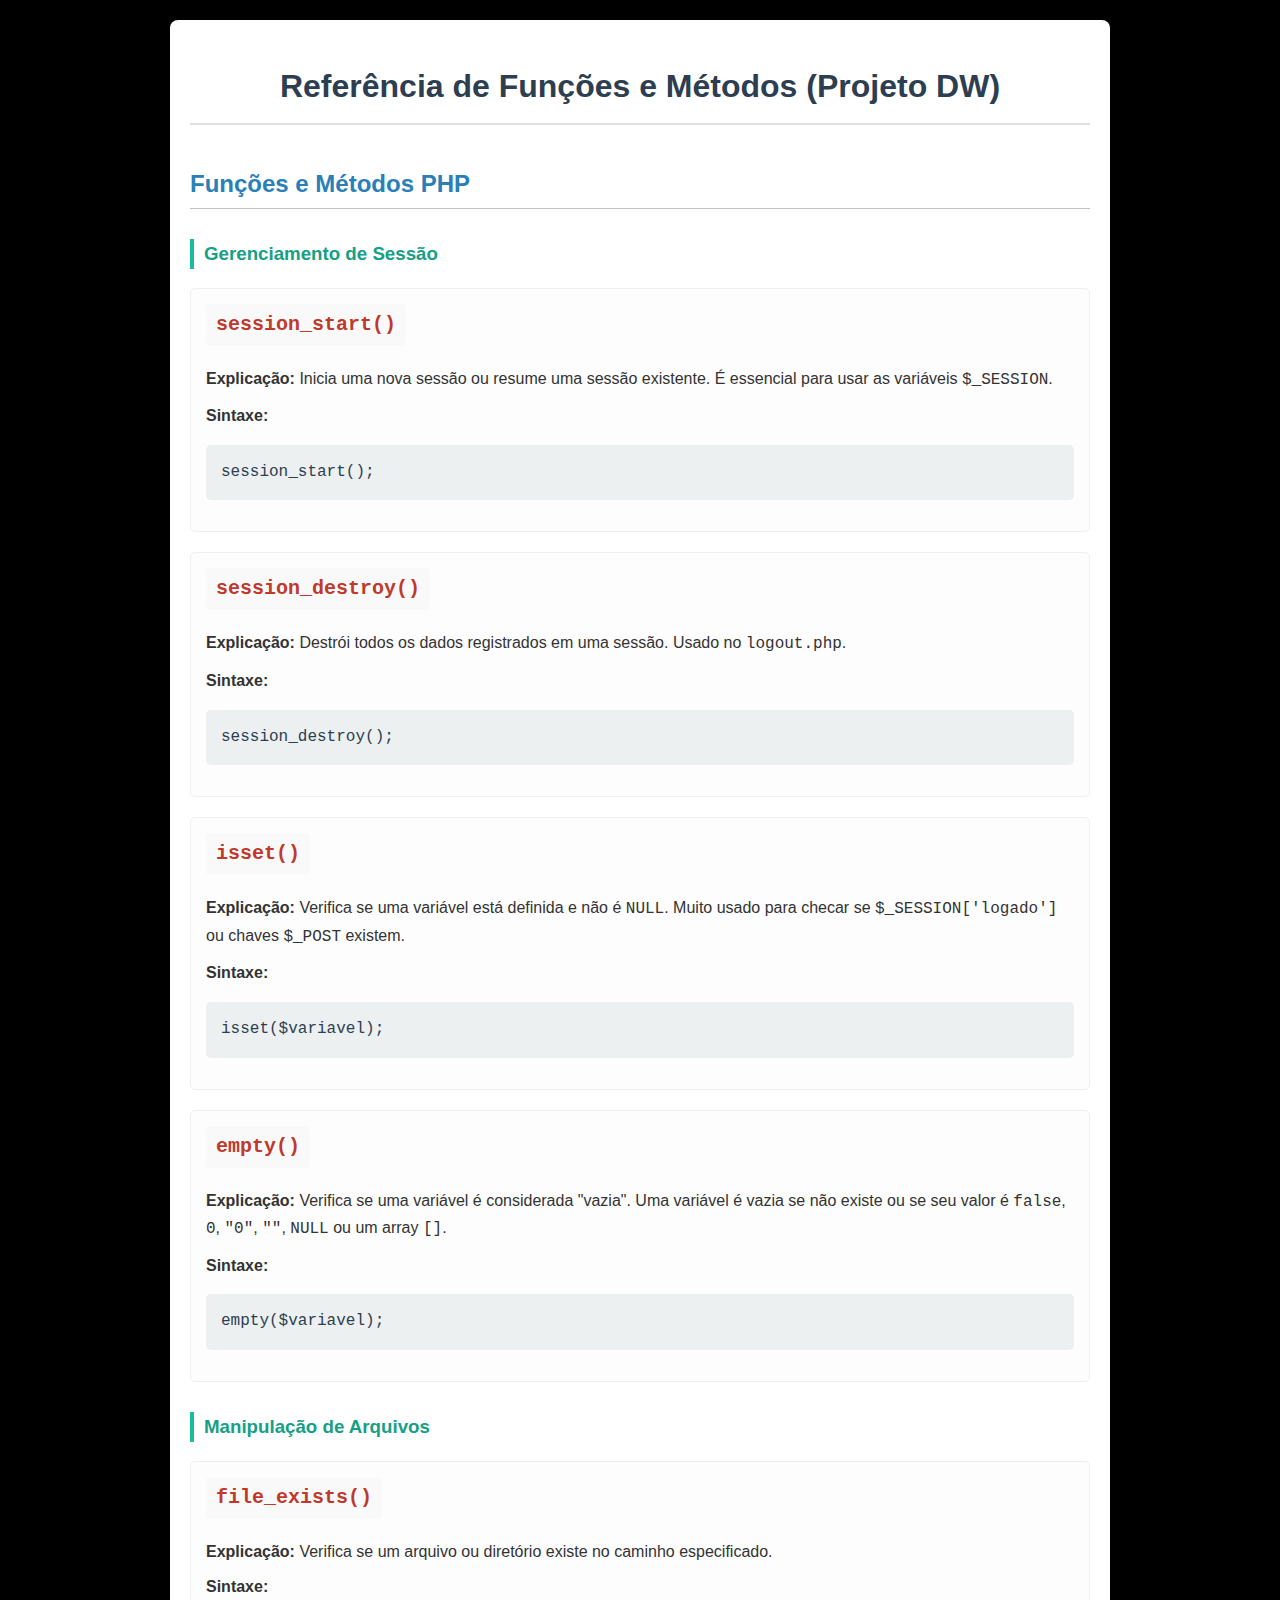
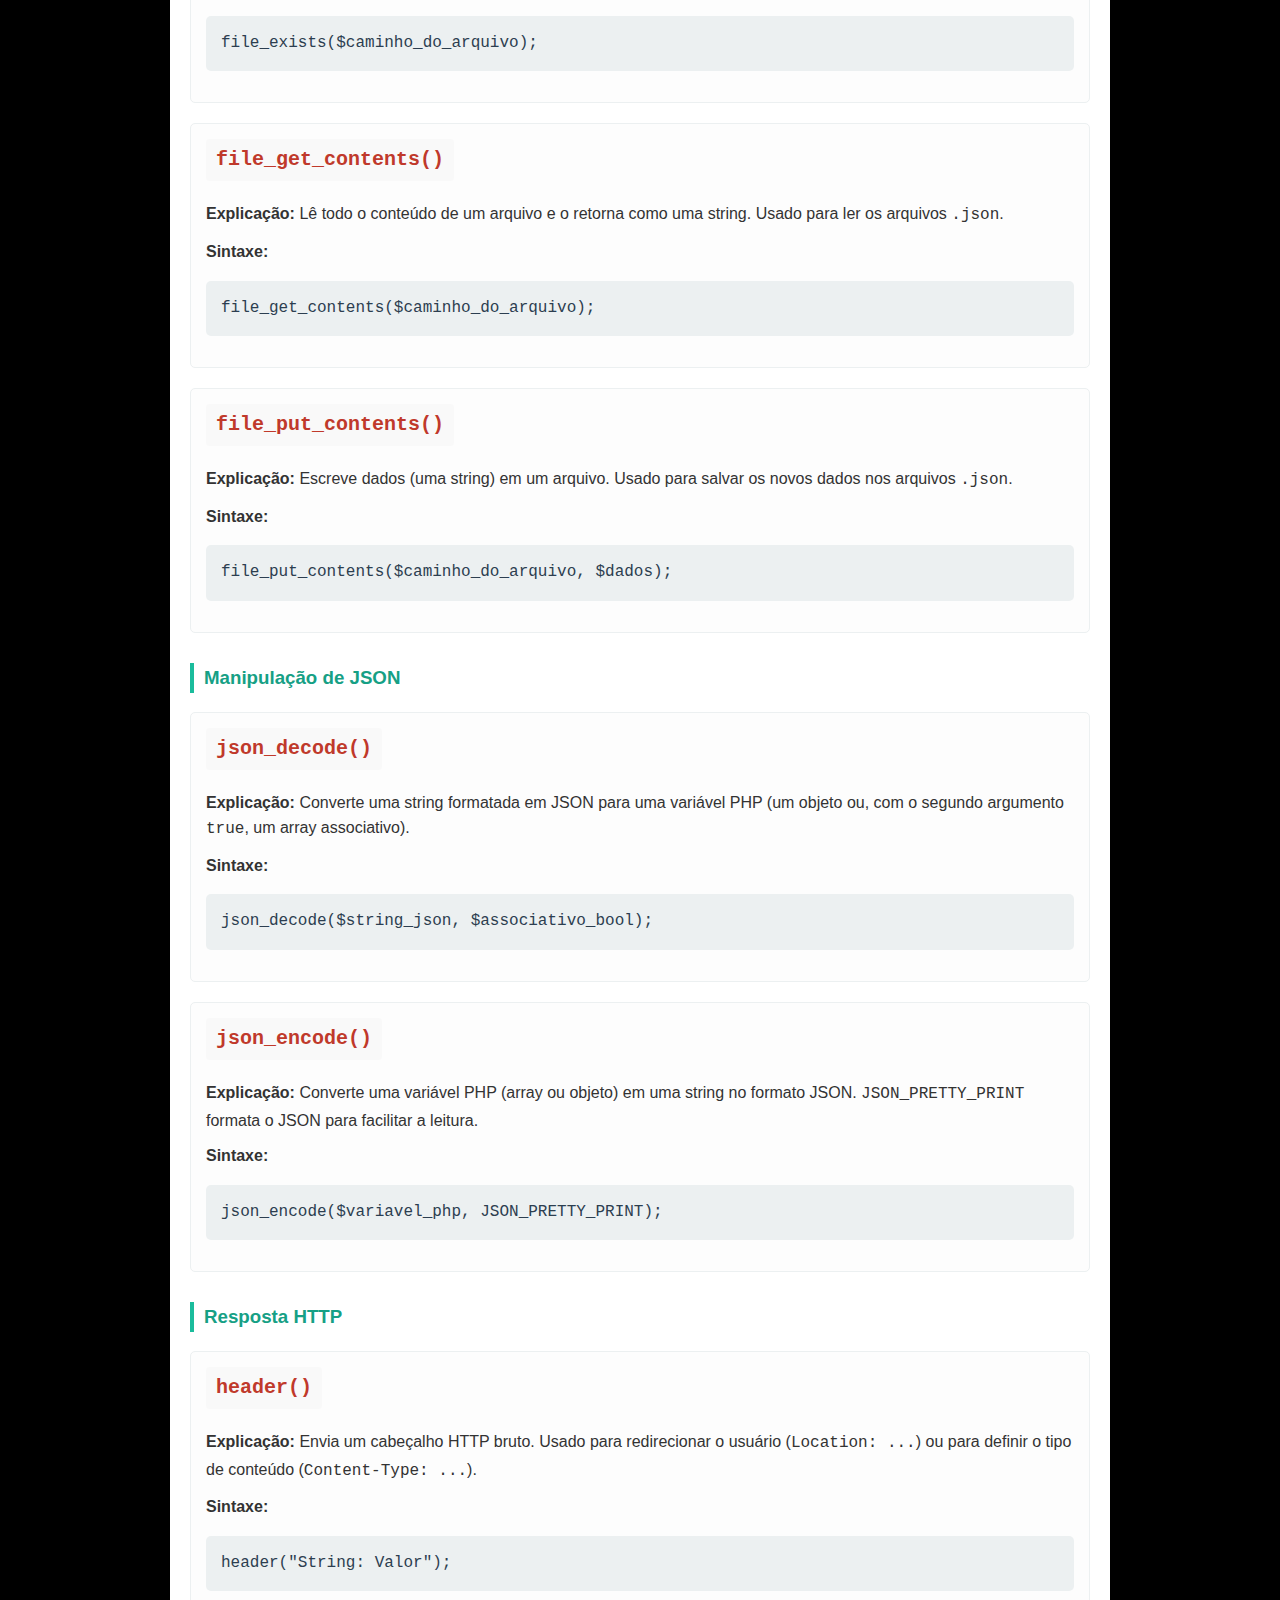
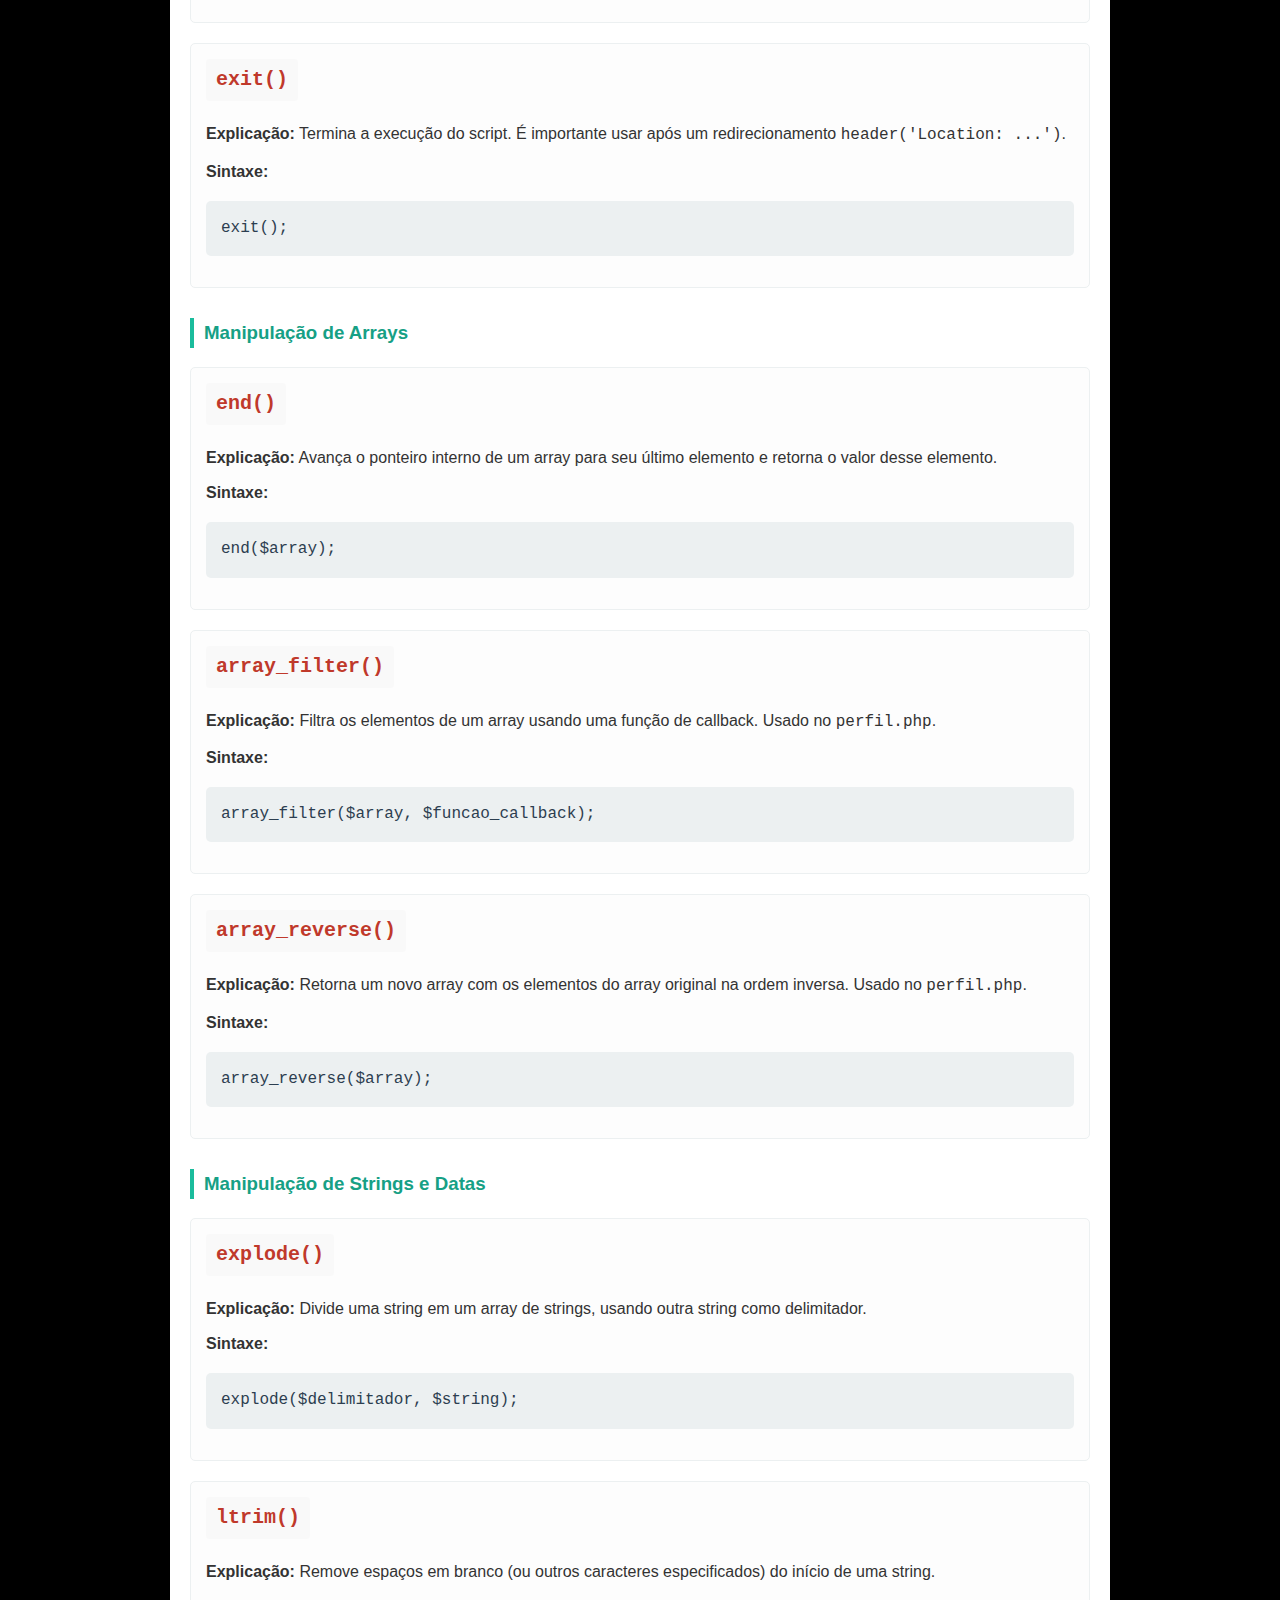
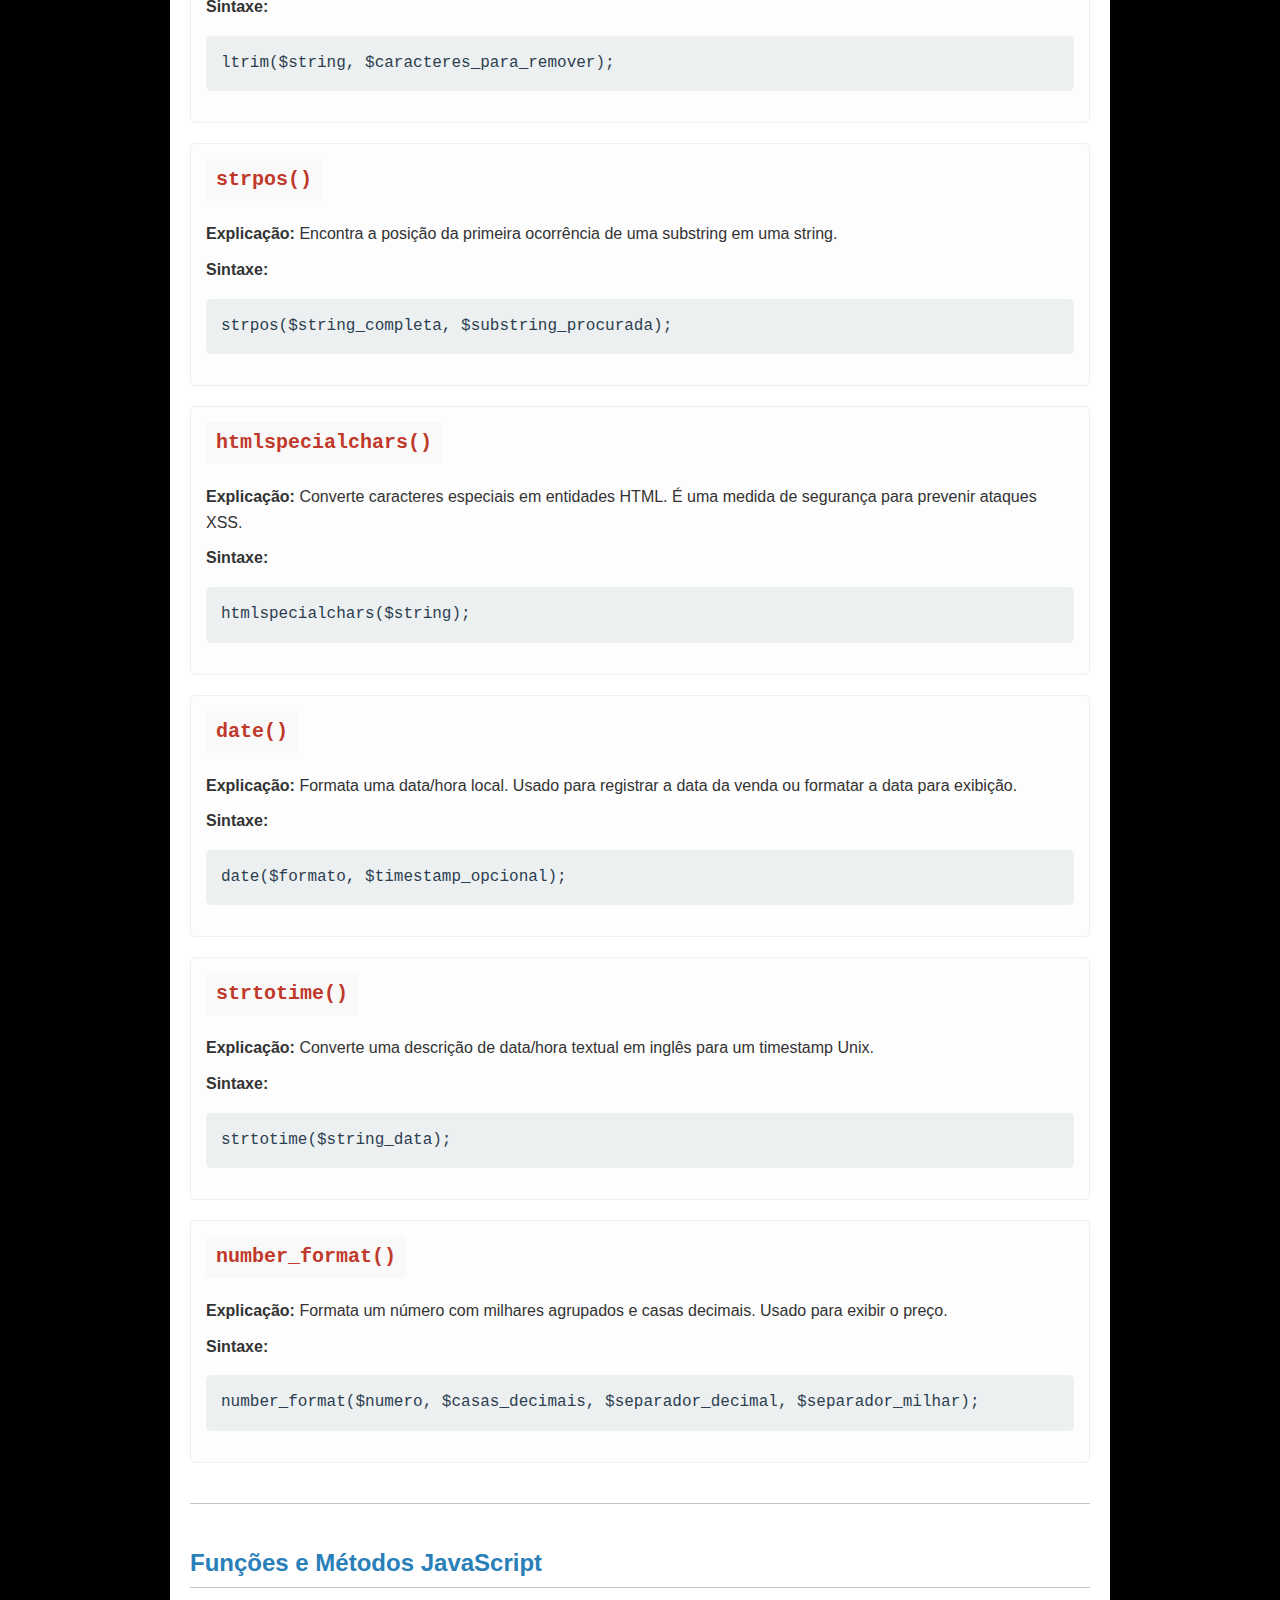
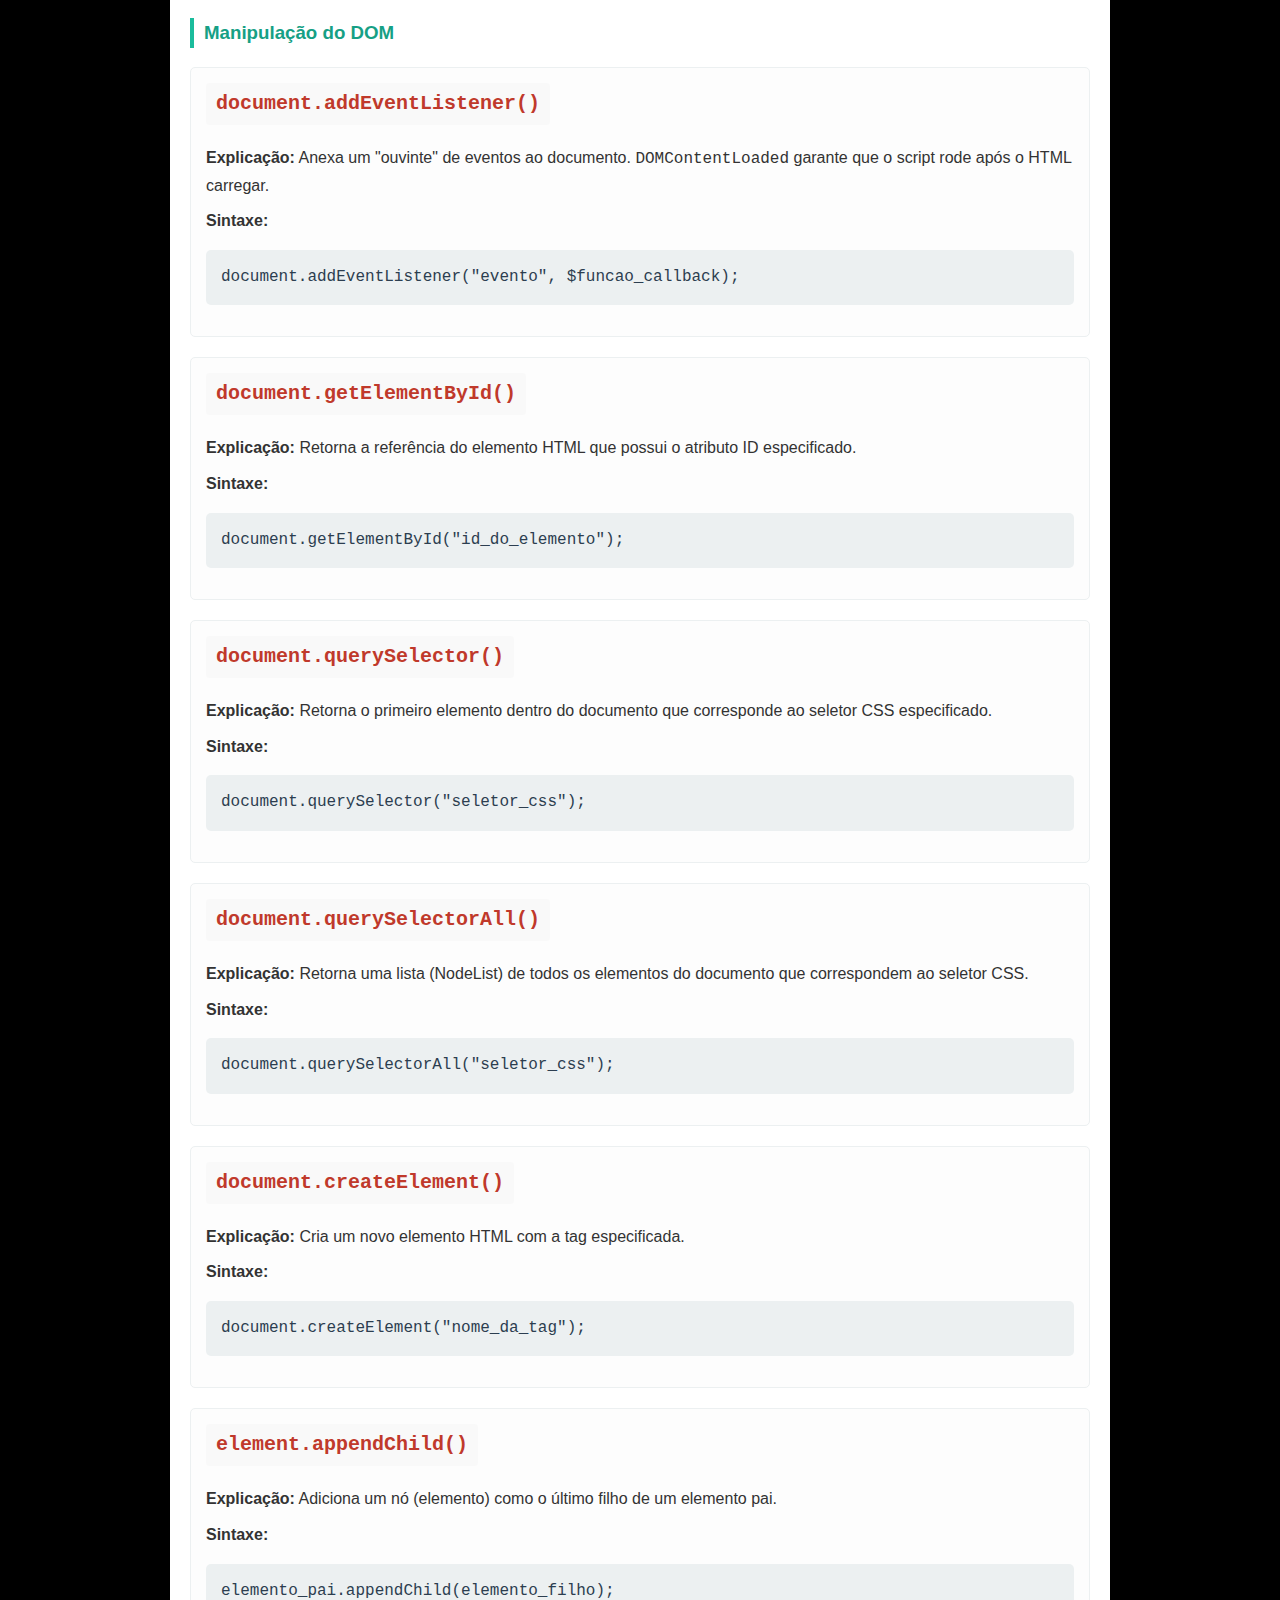
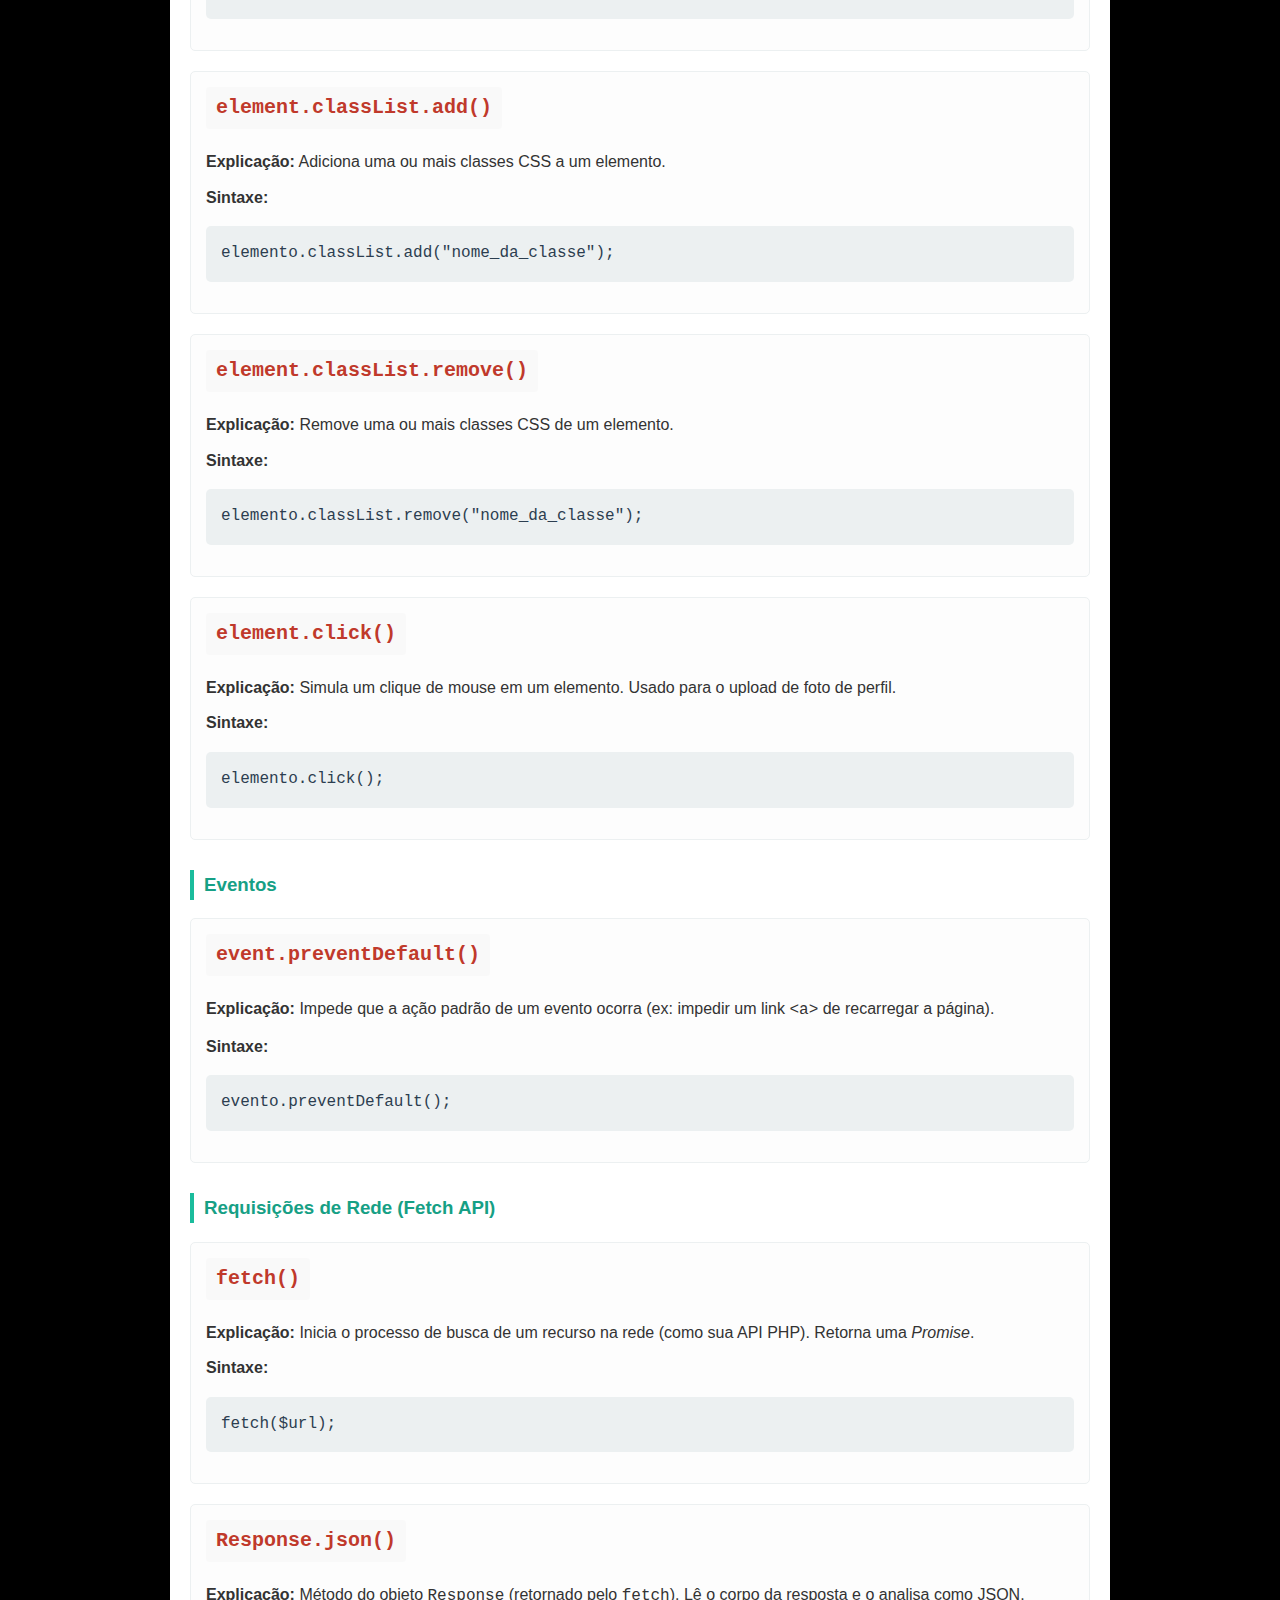
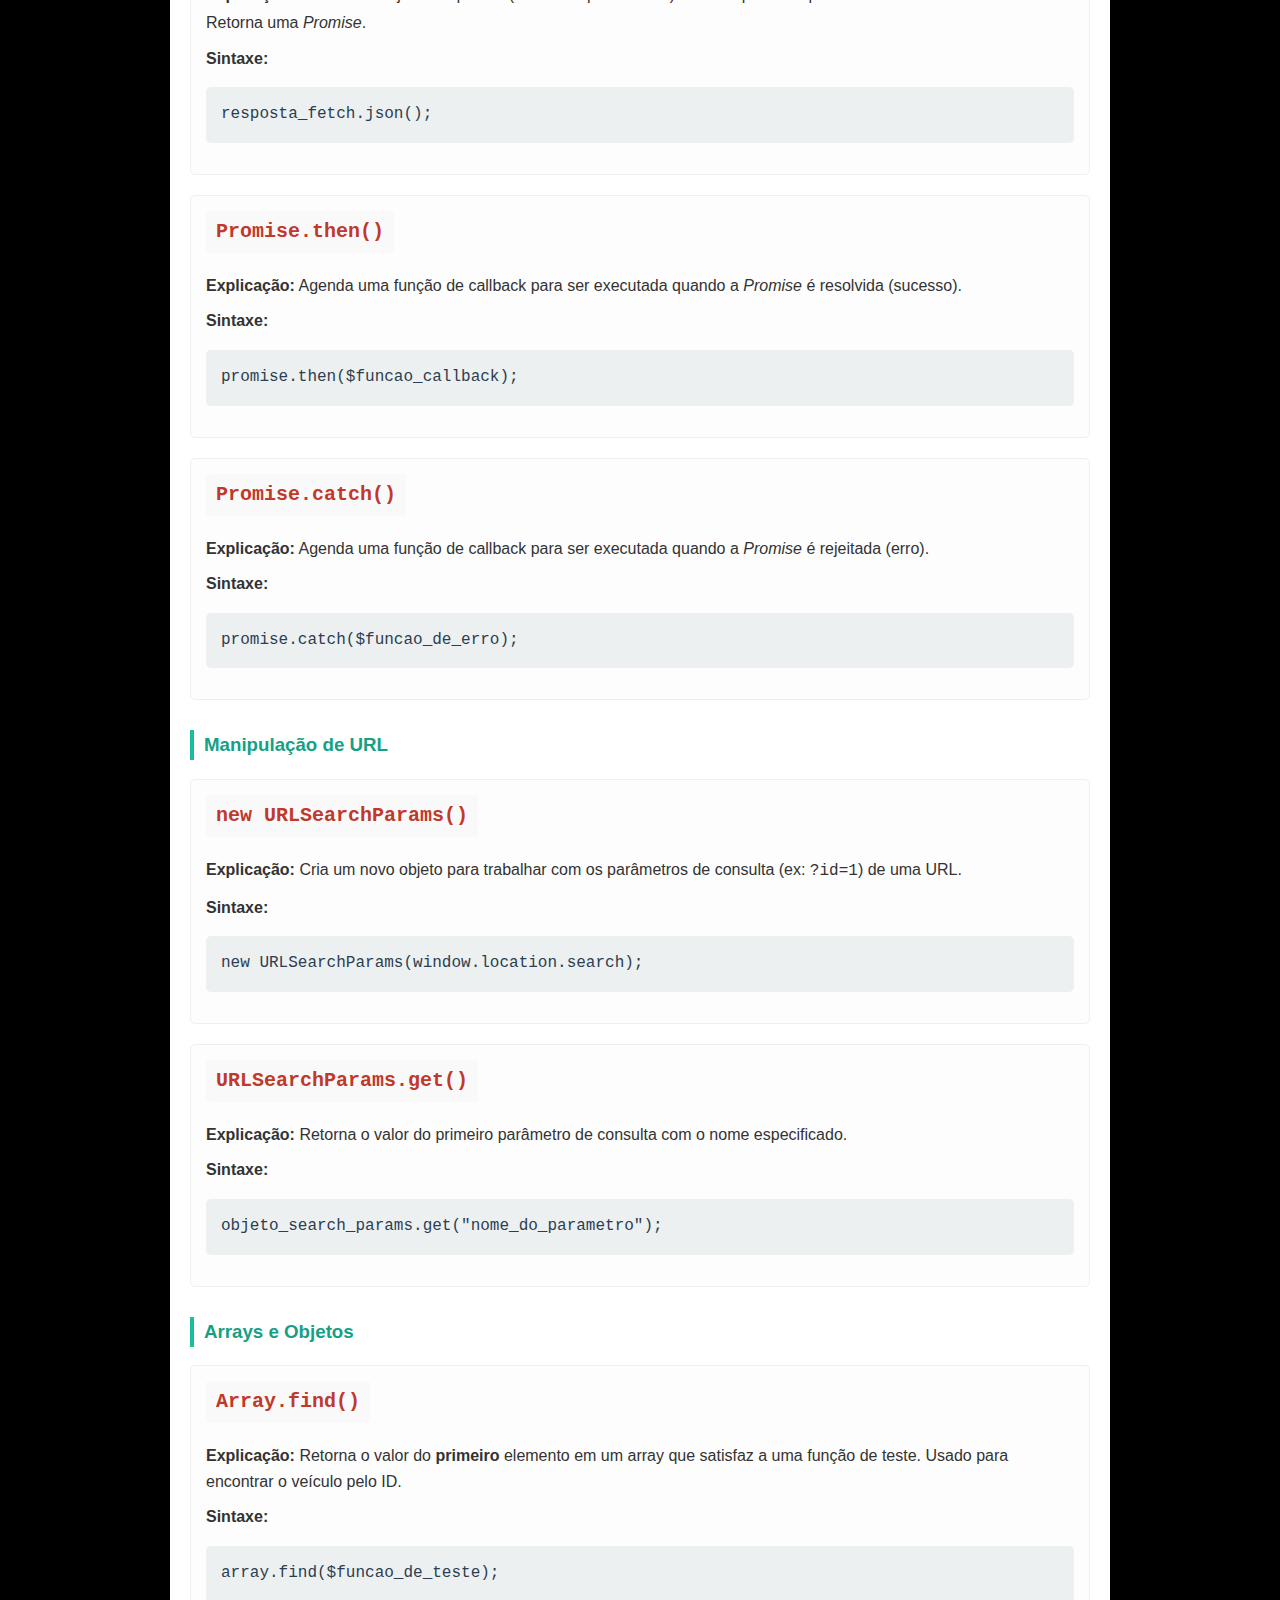
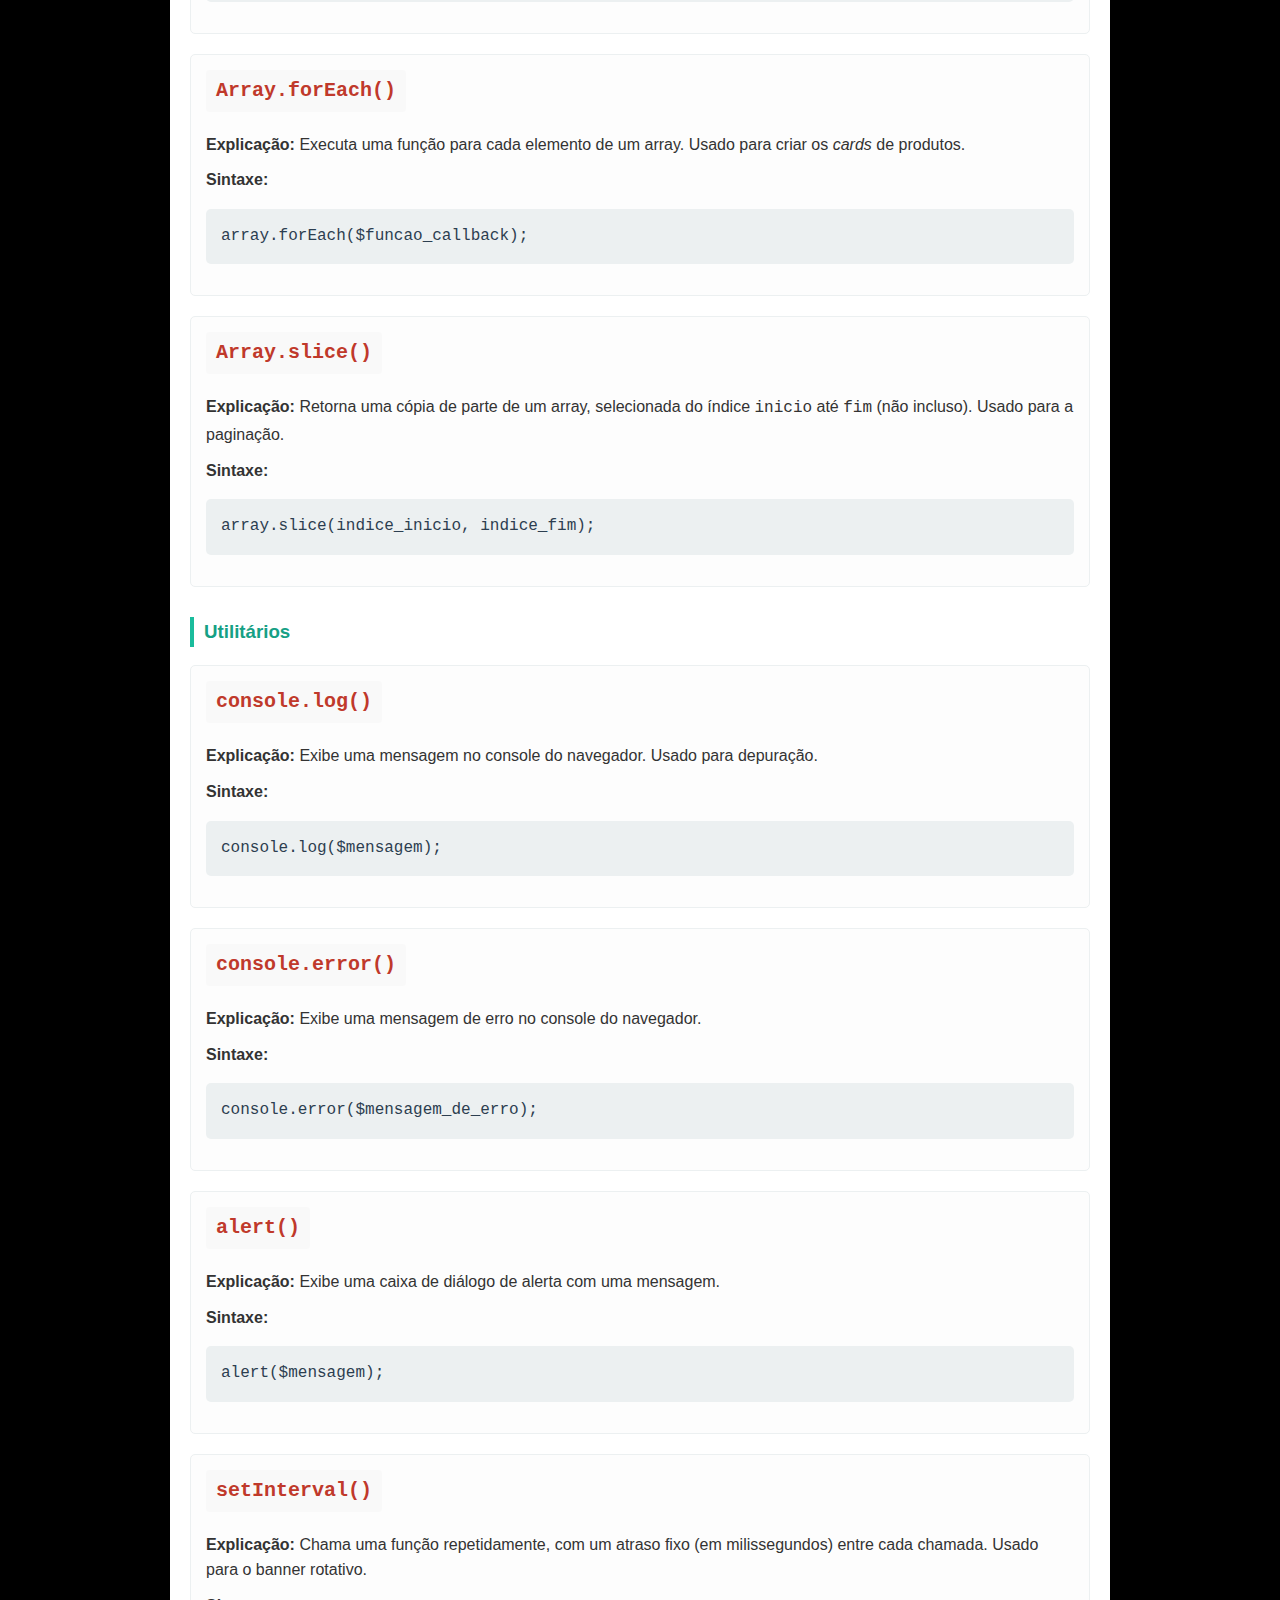
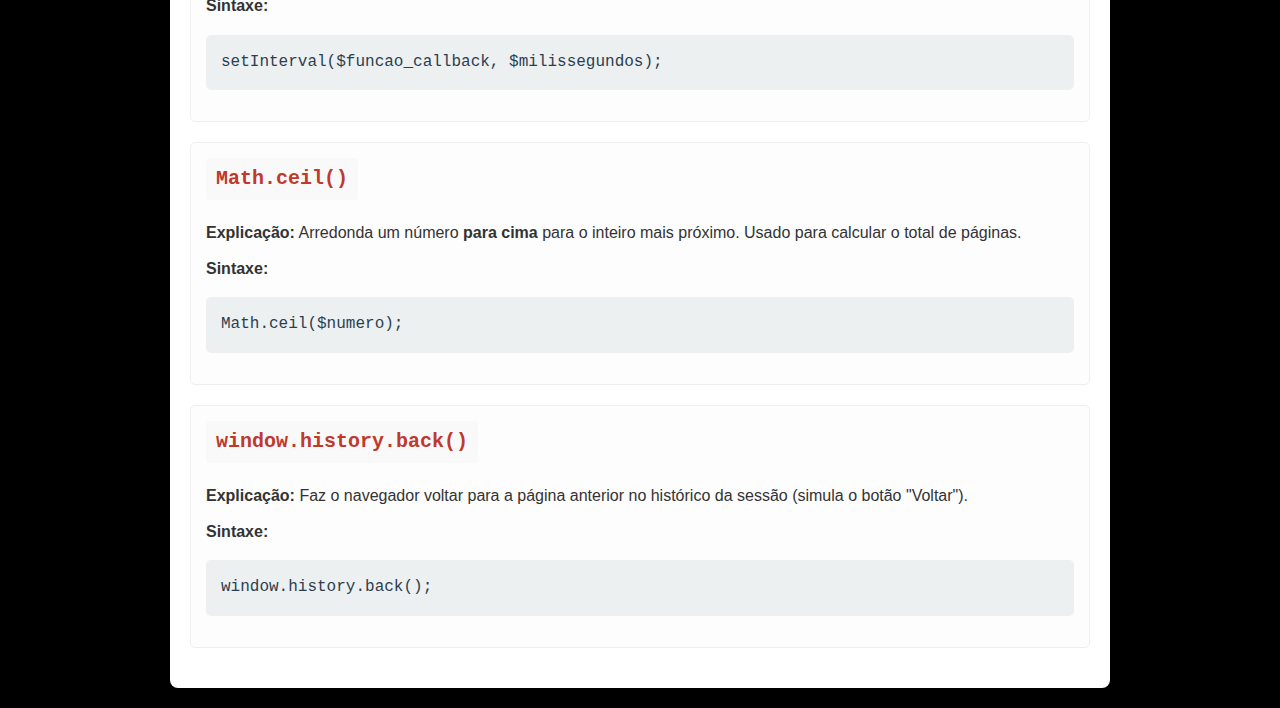
<file: Leia-me/Feferencia.html>
<!DOCTYPE html>
<html lang="pt-br">
<head>
    <meta charset="UTF-8">
    <meta name="viewport" content="width=device-width, initial-scale=1.0">
    <title>Referência de Funções - Projeto DW</title>
    <style>
        body {
            font-family: -apple-system, BlinkMacSystemFont, "Segoe UI", Roboto, Helvetica, Arial, sans-serif;
            line-height: 1.6;
            background-color: black;
            color: #333;
            margin: 0;
            padding: 0;
        }
        .container {
            max-width: 900px;
            margin: 20px auto;
            padding: 20px;
            background-color: #ffffff;
            border-radius: 8px;
            box-shadow: 0 4px 12px rgba(0,0,0,0.05);
        }
        h1 {
            text-align: center;
            color: #2c3e50;
            border-bottom: 2px solid #e0e0e0;
            padding-bottom: 10px;
        }
        h2 {
            color: #2980b9; /* Azul */
            border-bottom: 1px solid #bdc3c7;
            padding-bottom: 5px;
            margin-top: 40px;
        }
        h3 {
            color: #16a085; /* Verde-azulado */
            margin-top: 30px;
            border-left: 4px solid #1abc9c;
            padding-left: 10px;
        }
        .entry {
            margin-bottom: 20px;
            padding: 15px;
            background-color: #fdfdfd;
            border: 1px solid #ecf0f1;
            border-radius: 5px;
        }
        .entry-title {
            font-family: "Courier New", Courier, monospace;
            font-size: 1.25em;
            color: #c0392b; /* Vermelho */
            background-color: #f9f9f9;
            padding: 5px 10px;
            border-radius: 4px;
            display: inline-block;
            margin: 0 0 10px 0;
        }
        .entry p {
            margin: 10px 0;
        }
        pre {
            background-color: #ecf0f1;
            padding: 15px;
            border-radius: 5px;
            overflow-x: auto;
            color: #2c3e50;
            font-family: "Courier New", Courier, monospace;
            font-size: 1em;
        }
        code {
            font-family: "Courier New", Courier, monospace;
        }
        hr {
            border: 0;
            height: 1px;
            background-color: #bdc3c7;
            margin-top: 40px;
        }
    </style>
</head>
<body>

    <div class="container">
        <h1>Referência de Funções e Métodos (Projeto DW)</h1>

        <h2>Funções e Métodos PHP</h2>

        <h3>Gerenciamento de Sessão</h3>
        
        <div class="entry">
            <h4 class="entry-title">session_start()</h4>
            <p><strong>Explicação:</strong> Inicia uma nova sessão ou resume uma sessão existente. É essencial para usar as variáveis <code>$_SESSION</code>.</p>
            <p><strong>Sintaxe:</strong></p>
            <pre>session_start();</pre>
        </div>

        <div class="entry">
            <h4 class="entry-title">session_destroy()</h4>
            <p><strong>Explicação:</strong> Destrói todos os dados registrados em uma sessão. Usado no <code>logout.php</code>.</p>
            <p><strong>Sintaxe:</strong></p>
            <pre>session_destroy();</pre>
        </div>

        <div class="entry">
            <h4 class="entry-title">isset()</h4>
            <p><strong>Explicação:</strong> Verifica se uma variável está definida e não é <code>NULL</code>. Muito usado para checar se <code>$_SESSION['logado']</code> ou chaves <code>$_POST</code> existem.</p>
            <p><strong>Sintaxe:</strong></p>
            <pre>isset($variavel);</pre>
        </div>

        <div class="entry">
            <h4 class="entry-title">empty()</h4>
            <p><strong>Explicação:</strong> Verifica se uma variável é considerada "vazia". Uma variável é vazia se não existe ou se seu valor é <code>false</code>, <code>0</code>, <code>"0"</code>, <code>""</code>, <code>NULL</code> ou um array <code>[]</code>.</p>
            <p><strong>Sintaxe:</strong></p>
            <pre>empty($variavel);</pre>
        </div>

        <h3>Manipulação de Arquivos</h3>
        
        <div class="entry">
            <h4 class="entry-title">file_exists()</h4>
            <p><strong>Explicação:</strong> Verifica se um arquivo ou diretório existe no caminho especificado.</p>
            <p><strong>Sintaxe:</strong></p>
            <pre>file_exists($caminho_do_arquivo);</pre>
        </div>

        <div class="entry">
            <h4 class="entry-title">file_get_contents()</h4>
            <p><strong>Explicação:</strong> Lê todo o conteúdo de um arquivo e o retorna como uma string. Usado para ler os arquivos <code>.json</code>.</p>
            <p><strong>Sintaxe:</strong></p>
            <pre>file_get_contents($caminho_do_arquivo);</pre>
        </div>

        <div class="entry">
            <h4 class="entry-title">file_put_contents()</h4>
            <p><strong>Explicação:</strong> Escreve dados (uma string) em um arquivo. Usado para salvar os novos dados nos arquivos <code>.json</code>.</p>
            <p><strong>Sintaxe:</strong></p>
            <pre>file_put_contents($caminho_do_arquivo, $dados);</pre>
        </div>

        <h3>Manipulação de JSON</h3>

        <div class="entry">
            <h4 class="entry-title">json_decode()</h4>
            <p><strong>Explicação:</strong> Converte uma string formatada em JSON para uma variável PHP (um objeto ou, com o segundo argumento <code>true</code>, um array associativo).</p>
            <p><strong>Sintaxe:</strong></p>
            <pre>json_decode($string_json, $associativo_bool);</pre>
        </div>

        <div class="entry">
            <h4 class="entry-title">json_encode()</h4>
            <p><strong>Explicação:</strong> Converte uma variável PHP (array ou objeto) em uma string no formato JSON. <code>JSON_PRETTY_PRINT</code> formata o JSON para facilitar a leitura.</p>
            <p><strong>Sintaxe:</strong></p>
            <pre>json_encode($variavel_php, JSON_PRETTY_PRINT);</pre>
        </div>

        <h3>Resposta HTTP</h3>

        <div class="entry">
            <h4 class="entry-title">header()</h4>
            <p><strong>Explicação:</strong> Envia um cabeçalho HTTP bruto. Usado para redirecionar o usuário (<code>Location: ...</code>) ou para definir o tipo de conteúdo (<code>Content-Type: ...</code>).</p>
            <p><strong>Sintaxe:</strong></p>
            <pre>header("String: Valor");</pre>
        </div>

        <div class="entry">
            <h4 class="entry-title">exit()</h4>
            <p><strong>Explicação:</strong> Termina a execução do script. É importante usar após um redirecionamento <code>header('Location: ...')</code>.</p>
            <p><strong>Sintaxe:</strong></p>
            <pre>exit();</pre>
        </div>

        <h3>Manipulação de Arrays</h3>

        <div class="entry">
            <h4 class="entry-title">end()</h4>
            <p><strong>Explicação:</strong> Avança o ponteiro interno de um array para seu último elemento e retorna o valor desse elemento.</p>
            <p><strong>Sintaxe:</strong></p>
            <pre>end($array);</pre>
        </div>

        <div class="entry">
            <h4 class="entry-title">array_filter()</h4>
            <p><strong>Explicação:</strong> Filtra os elementos de um array usando uma função de callback. Usado no <code>perfil.php</code>.</p>
            <p><strong>Sintaxe:</strong></p>
            <pre>array_filter($array, $funcao_callback);</pre>
        </div>

        <div class="entry">
            <h4 class="entry-title">array_reverse()</h4>
            <p><strong>Explicação:</strong> Retorna um novo array com os elementos do array original na ordem inversa. Usado no <code>perfil.php</code>.</p>
            <p><strong>Sintaxe:</strong></p>
            <pre>array_reverse($array);</pre>
        </div>

        <h3>Manipulação de Strings e Datas</h3>

        <div class="entry">
            <h4 class="entry-title">explode()</h4>
            <p><strong>Explicação:</strong> Divide uma string em um array de strings, usando outra string como delimitador.</p>
            <p><strong>Sintaxe:</strong></p>
            <pre>explode($delimitador, $string);</pre>
        </div>

        <div class="entry">
            <h4 class="entry-title">ltrim()</h4>
            <p><strong>Explicação:</strong> Remove espaços em branco (ou outros caracteres especificados) do início de uma string.</p>
            <p><strong>Sintaxe:</strong></p>
            <pre>ltrim($string, $caracteres_para_remover);</pre>
        </div>

        <div class="entry">
            <h4 class="entry-title">strpos()</h4>
            <p><strong>Explicação:</strong> Encontra a posição da primeira ocorrência de uma substring em uma string.</p>
            <p><strong>Sintaxe:</strong></p>
            <pre>strpos($string_completa, $substring_procurada);</pre>
        </div>

        <div class="entry">
            <h4 class="entry-title">htmlspecialchars()</h4>
            <p><strong>Explicação:</strong> Converte caracteres especiais em entidades HTML. É uma medida de segurança para prevenir ataques XSS.</p>
            <p><strong>Sintaxe:</strong></p>
            <pre>htmlspecialchars($string);</pre>
        </div>

        <div class="entry">
            <h4 class="entry-title">date()</h4>
            <p><strong>Explicação:</strong> Formata uma data/hora local. Usado para registrar a data da venda ou formatar a data para exibição.</p>
            <p><strong>Sintaxe:</strong></p>
            <pre>date($formato, $timestamp_opcional);</pre>
        </div>

        <div class="entry">
            <h4 class="entry-title">strtotime()</h4>
            <p><strong>Explicação:</strong> Converte uma descrição de data/hora textual em inglês para um timestamp Unix.</p>
            <p><strong>Sintaxe:</strong></p>
            <pre>strtotime($string_data);</pre>
        </div>

        <div class="entry">
            <h4 class="entry-title">number_format()</h4>
            <p><strong>Explicação:</strong> Formata um número com milhares agrupados e casas decimais. Usado para exibir o preço.</p>
            <p><strong>Sintaxe:</strong></p>
            <pre>number_format($numero, $casas_decimais, $separador_decimal, $separador_milhar);</pre>
        </div>

        <hr>

        <h2>Funções e Métodos JavaScript</h2>

        <h3>Manipulação do DOM</h3>

        <div class="entry">
            <h4 class="entry-title">document.addEventListener()</h4>
            <p><strong>Explicação:</strong> Anexa um "ouvinte" de eventos ao documento. <code>DOMContentLoaded</code> garante que o script rode após o HTML carregar.</p>
            <p><strong>Sintaxe:</strong></p>
            <pre>document.addEventListener("evento", $funcao_callback);</pre>
        </div>

        <div class="entry">
            <h4 class="entry-title">document.getElementById()</h4>
            <p><strong>Explicação:</strong> Retorna a referência do elemento HTML que possui o atributo ID especificado.</p>
            <p><strong>Sintaxe:</strong></p>
            <pre>document.getElementById("id_do_elemento");</pre>
        </div>

        <div class="entry">
            <h4 class="entry-title">document.querySelector()</h4>
            <p><strong>Explicação:</strong> Retorna o primeiro elemento dentro do documento que corresponde ao seletor CSS especificado.</p>
            <p><strong>Sintaxe:</strong></p>
            <pre>document.querySelector("seletor_css");</pre>
        </div>

        <div class="entry">
            <h4 class="entry-title">document.querySelectorAll()</h4>
            <p><strong>Explicação:</strong> Retorna uma lista (NodeList) de todos os elementos do documento que correspondem ao seletor CSS.</p>
            <p><strong>Sintaxe:</strong></p>
            <pre>document.querySelectorAll("seletor_css");</pre>
        </div>

        <div class="entry">
            <h4 class="entry-title">document.createElement()</h4>
            <p><strong>Explicação:</strong> Cria um novo elemento HTML com a tag especificada.</p>
            <p><strong>Sintaxe:</strong></p>
            <pre>document.createElement("nome_da_tag");</pre>
        </div>

        <div class="entry">
            <h4 class="entry-title">element.appendChild()</h4>
            <p><strong>Explicação:</strong> Adiciona um nó (elemento) como o último filho de um elemento pai.</p>
            <p><strong>Sintaxe:</strong></p>
            <pre>elemento_pai.appendChild(elemento_filho);</pre>
        </div>

        <div class="entry">
            <h4 class="entry-title">element.classList.add()</h4>
            <p><strong>Explicação:</strong> Adiciona uma ou mais classes CSS a um elemento.</p>
            <p><strong>Sintaxe:</strong></p>
            <pre>elemento.classList.add("nome_da_classe");</pre>
        </div>

        <div class="entry">
            <h4 class="entry-title">element.classList.remove()</h4>
            <p><strong>Explicação:</strong> Remove uma ou mais classes CSS de um elemento.</p>
            <p><strong>Sintaxe:</strong></p>
            <pre>elemento.classList.remove("nome_da_classe");</pre>
        </div>

        <div class="entry">
            <h4 class="entry-title">element.click()</h4>
            <p><strong>Explicação:</strong> Simula um clique de mouse em um elemento. Usado para o upload de foto de perfil.</p>
            <p><strong>Sintaxe:</strong></p>
            <pre>elemento.click();</pre>
        </div>

        <h3>Eventos</h3>

        <div class="entry">
            <h4 class="entry-title">event.preventDefault()</h4>
            <p><strong>Explicação:</strong> Impede que a ação padrão de um evento ocorra (ex: impedir um link <code>&lt;a&gt;</code> de recarregar a página).</p>
            <p><strong>Sintaxe:</strong></p>
            <pre>evento.preventDefault();</pre>
        </div>

        <h3>Requisições de Rede (Fetch API)</h3>

        <div class="entry">
            <h4 class="entry-title">fetch()</h4>
            <p><strong>Explicação:</strong> Inicia o processo de busca de um recurso na rede (como sua API PHP). Retorna uma <em>Promise</em>.</p>
            <p><strong>Sintaxe:</strong></p>
            <pre>fetch($url);</pre>
        </div>

        <div class="entry">
            <h4 class="entry-title">Response.json()</h4>
            <p><strong>Explicação:</strong> Método do objeto <code>Response</code> (retornado pelo <code>fetch</code>). Lê o corpo da resposta e o analisa como JSON. Retorna uma <em>Promise</em>.</p>
            <p><strong>Sintaxe:</strong></p>
            <pre>resposta_fetch.json();</pre>
        </div>

        <div class="entry">
            <h4 class="entry-title">Promise.then()</h4>
            <p><strong>Explicação:</strong> Agenda uma função de callback para ser executada quando a <em>Promise</em> é resolvida (sucesso).</p>
            <p><strong>Sintaxe:</strong></p>
            <pre>promise.then($funcao_callback);</pre>
        </div>

        <div class="entry">
            <h4 class="entry-title">Promise.catch()</h4>
            <p><strong>Explicação:</strong> Agenda uma função de callback para ser executada quando a <em>Promise</em> é rejeitada (erro).</p>
            <p><strong>Sintaxe:</strong></p>
            <pre>promise.catch($funcao_de_erro);</pre>
        </div>

        <h3>Manipulação de URL</h3>

        <div class="entry">
            <h4 class="entry-title">new URLSearchParams()</h4>
            <p><strong>Explicação:</strong> Cria um novo objeto para trabalhar com os parâmetros de consulta (ex: <code>?id=1</code>) de uma URL.</p>
            <p><strong>Sintaxe:</strong></p>
            <pre>new URLSearchParams(window.location.search);</pre>
        </div>

        <div class="entry">
            <h4 class="entry-title">URLSearchParams.get()</h4>
            <p><strong>Explicação:</strong> Retorna o valor do primeiro parâmetro de consulta com o nome especificado.</p>
            <p><strong>Sintaxe:</strong></p>
            <pre>objeto_search_params.get("nome_do_parametro");</pre>
        </div>

        <h3>Arrays e Objetos</h3>

        <div class="entry">
            <h4 class="entry-title">Array.find()</h4>
            <p><strong>Explicação:</strong> Retorna o valor do <strong>primeiro</strong> elemento em um array que satisfaz a uma função de teste. Usado para encontrar o veículo pelo ID.</p>
            <p><strong>Sintaxe:</strong></p>
            <pre>array.find($funcao_de_teste);</pre>
        </div>

        <div class="entry">
            <h4 class="entry-title">Array.forEach()</h4>
            <p><strong>Explicação:</strong> Executa uma função para cada elemento de um array. Usado para criar os <em>cards</em> de produtos.</p>
            <p><strong>Sintaxe:</strong></p>
            <pre>array.forEach($funcao_callback);</pre>
        </div>

        <div class="entry">
            <h4 class="entry-title">Array.slice()</h4>
            <p><strong>Explicação:</strong> Retorna uma cópia de parte de um array, selecionada do índice <code>inicio</code> até <code>fim</code> (não incluso). Usado para a paginação.</p>
            <p><strong>Sintaxe:</strong></p>
            <pre>array.slice(indice_inicio, indice_fim);</pre>
        </div>

        <h3>Utilitários</h3>

        <div class="entry">
            <h4 class="entry-title">console.log()</h4>
            <p><strong>Explicação:</strong> Exibe uma mensagem no console do navegador. Usado para depuração.</p>
            <p><strong>Sintaxe:</strong></p>
            <pre>console.log($mensagem);</pre>
        </div>

        <div class="entry">
            <h4 class="entry-title">console.error()</h4>
            <p><strong>Explicação:</strong> Exibe uma mensagem de erro no console do navegador.</p>
            <p><strong>Sintaxe:</strong></p>
            <pre>console.error($mensagem_de_erro);</pre>
        </div>

        <div class="entry">
            <h4 class="entry-title">alert()</h4>
            <p><strong>Explicação:</strong> Exibe uma caixa de diálogo de alerta com uma mensagem.</p>
            <p><strong>Sintaxe:</strong></p>
            <pre>alert($mensagem);</pre>
        </div>

        <div class="entry">
            <h4 class="entry-title">setInterval()</h4>
            <p><strong>Explicação:</strong> Chama uma função repetidamente, com um atraso fixo (em milissegundos) entre cada chamada. Usado para o banner rotativo.</p>
            <p><strong>Sintaxe:</strong></p>
            <pre>setInterval($funcao_callback, $milissegundos);</pre>
        </div>

        <div class="entry">
            <h4 class="entry-title">Math.ceil()</h4>
            <p><strong>Explicação:</strong> Arredonda um número <strong>para cima</strong> para o inteiro mais próximo. Usado para calcular o total de páginas.</p>
            <p><strong>Sintaxe:</strong></p>
            <pre>Math.ceil($numero);</pre>
        </div>

        <div class="entry">
            <h4 class="entry-title">window.history.back()</h4>
            <p><strong>Explicação:</strong> Faz o navegador voltar para a página anterior no histórico da sessão (simula o botão "Voltar").</p>
            <p><strong>Sintaxe:</strong></p>
            <pre>window.history.back();</pre>
        </div>

    </div>

</body>
</html>
</file>
